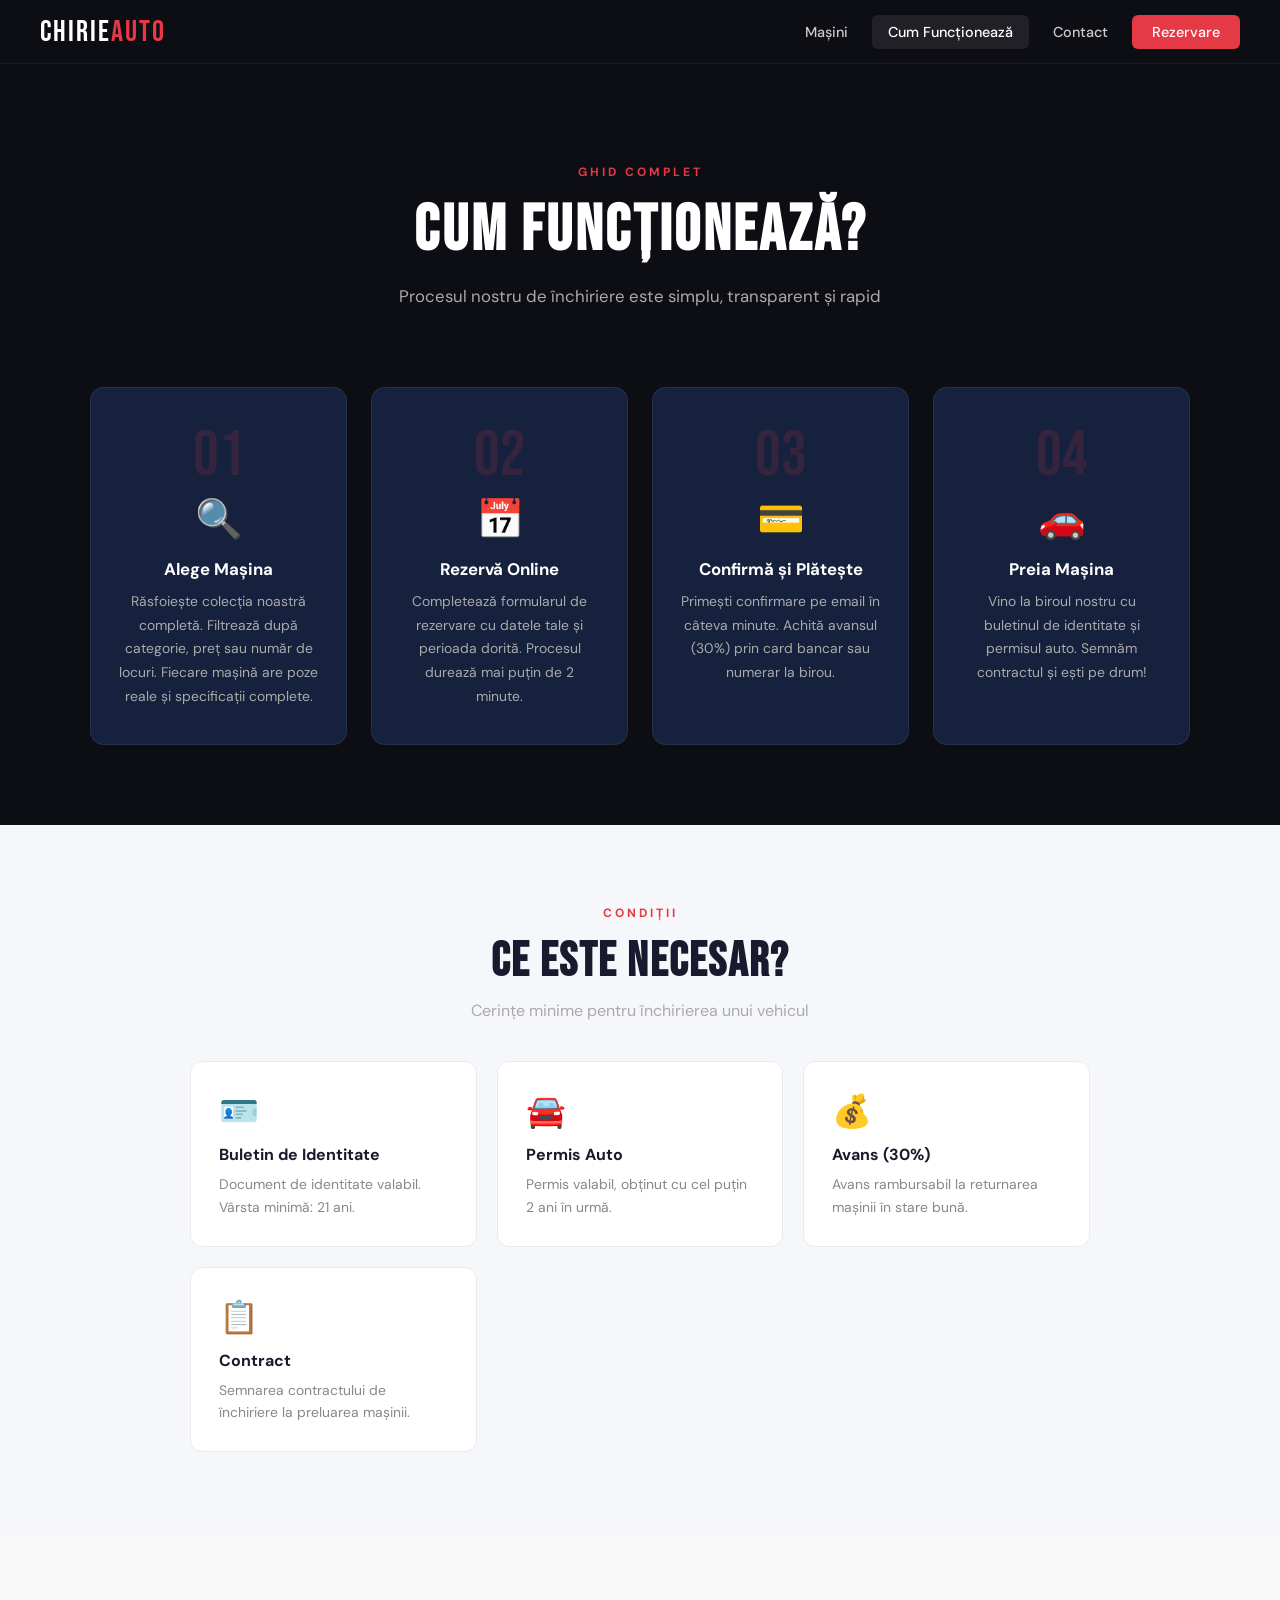
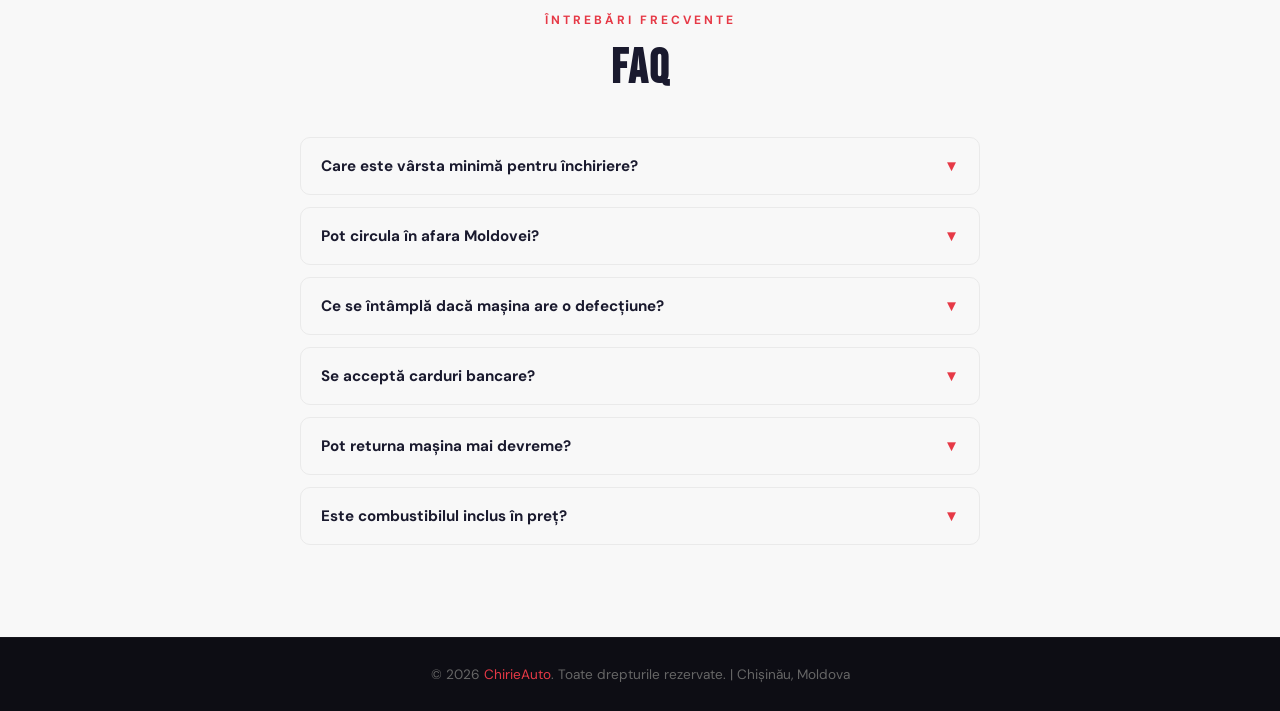
<file: Lab 3/Pagini/cum-functioneaza.html>
<!DOCTYPE html>
<html lang="ro">
<head>
  <meta charset="UTF-8" />
  <meta name="viewport" content="width=device-width, initial-scale=1.0"/>
  <title>Cum Funcționează — ChirieAuto</title>
  <link rel="stylesheet" href="../styles.css" />
  <style>
    .cum-hero {
      background: var(--dark);
      padding: 100px 60px 80px;
      text-align: center;
    }
    .cum-hero h2 {
      font-family: 'Bebas Neue', sans-serif;
      font-size: 4rem;
      color: white;
      letter-spacing: 3px;
      margin-bottom: 16px;
    }
    .cum-hero p { color: #aaa; font-size: 1.05rem; max-width: 500px; margin: 0 auto; }
    .steps-section { background: var(--dark); padding: 0 60px 80px; }
    .steps {
      display: grid;
      grid-template-columns: repeat(auto-fit, minmax(220px, 1fr));
      gap: 24px;
      max-width: 1100px;
      margin: 0 auto;
    }
    .step {
      background: #16213e;
      border: 1px solid rgba(255,255,255,0.07);
      border-radius: 14px;
      padding: 36px 28px;
      text-align: center;
      transition: transform 0.2s;
    }
    .step:hover { transform: translateY(-4px); }
    .step-num { font-family: 'Bebas Neue', sans-serif; font-size: 4rem; color: rgba(230,57,70,0.15); line-height: 1; margin-bottom: 6px; }
    .step .icon { font-size: 2.4rem; margin-bottom: 14px; }
    .step h3 { font-size: 1.05rem; font-weight: 700; color: white; margin-bottom: 10px; }
    .step p { font-size: 0.87rem; color: #aaa; line-height: 1.7; }
    .requirements-section { background: #f6f7fa; padding: 80px 60px; }
    .req-grid {
      display: grid;
      grid-template-columns: repeat(auto-fit, minmax(240px, 1fr));
      gap: 20px;
      max-width: 900px;
      margin: 0 auto;
    }
    .req-card { background: white; border-radius: 12px; padding: 28px; border: 1px solid #eaeaea; }
    .req-card .req-icon { font-size: 2rem; margin-bottom: 12px; }
    .req-card h4 { color: var(--navy); margin-bottom: 8px; font-size: 1rem; }
    .req-card p { color: #888; font-size: 0.87rem; line-height: 1.6; }
    .faq-section { padding: 80px 60px; max-width: 800px; margin: 0 auto; }
    @media (max-width: 900px) {
      .cum-hero { padding: 60px 20px 50px; }
      .cum-hero h2 { font-size: 3rem; }
      .steps-section { padding: 0 20px 60px; }
      .requirements-section { padding: 60px 20px; }
      .faq-section { padding: 60px 20px; }
    }
  </style>
</head>
<body>

<header>
  <a class="logo" href="../index.html">Chirie<span>Auto</span></a>
  <nav>
    <a href="masini.html">Mașini</a>
    <a href="cum-functioneaza.html" class="active">Cum Funcționează</a>
    <a href="contact.html">Contact</a>
    <a href="rezervare.html" class="nav-cta">Rezervare</a>
  </nav>
</header>

<div class="cum-hero">
  <div class="section-label">Ghid Complet</div>
  <h2>Cum Funcționează?</h2>
  <p>Procesul nostru de închiriere este simplu, transparent și rapid</p>
</div>

<div class="steps-section">
  <div class="steps">
    <div class="step">
      <div class="step-num">01</div>
      <div class="icon">🔍</div>
      <h3>Alege Mașina</h3>
      <p>Răsfoiește colecția noastră completă. Filtrează după categorie, preț sau număr de locuri. Fiecare mașină are poze reale și specificații complete.</p>
    </div>
    <div class="step">
      <div class="step-num">02</div>
      <div class="icon">📅</div>
      <h3>Rezervă Online</h3>
      <p>Completează formularul de rezervare cu datele tale și perioada dorită. Procesul durează mai puțin de 2 minute.</p>
    </div>
    <div class="step">
      <div class="step-num">03</div>
      <div class="icon">💳</div>
      <h3>Confirmă și Plătește</h3>
      <p>Primești confirmare pe email în câteva minute. Achită avansul (30%) prin card bancar sau numerar la birou.</p>
    </div>
    <div class="step">
      <div class="step-num">04</div>
      <div class="icon">🚗</div>
      <h3>Preia Mașina</h3>
      <p>Vino la biroul nostru cu buletinul de identitate și permisul auto. Semnăm contractul și ești pe drum!</p>
    </div>
  </div>
</div>

<div class="requirements-section">
  <div class="section-title" style="padding-top:0;">
    <div class="section-label">Condiții</div>
    <h2>Ce Este Necesar?</h2>
    <p>Cerințe minime pentru închirierea unui vehicul</p>
  </div>
  <div class="req-grid">
    <div class="req-card"><div class="req-icon">🪪</div><h4>Buletin de Identitate</h4><p>Document de identitate valabil. Vârsta minimă: 21 ani.</p></div>
    <div class="req-card"><div class="req-icon">🚘</div><h4>Permis Auto</h4><p>Permis valabil, obținut cu cel puțin 2 ani în urmă.</p></div>
    <div class="req-card"><div class="req-icon">💰</div><h4>Avans (30%)</h4><p>Avans rambursabil la returnarea mașinii în stare bună.</p></div>
    <div class="req-card"><div class="req-icon">📋</div><h4>Contract</h4><p>Semnarea contractului de închiriere la preluarea mașinii.</p></div>
  </div>
</div>

<div class="faq-section">
  <div class="section-title" style="padding-top:0;">
    <div class="section-label">Întrebări Frecvente</div>
    <h2>FAQ</h2>
  </div>
  <div id="faq-list"></div>
</div>

<footer>
  <p>&copy; 2026 <span>ChirieAuto</span>. Toate drepturile rezervate. | Chișinău, Moldova</p>
</footer>

<script>
const faqs = [
  { q: "Care este vârsta minimă pentru închiriere?", a: "Vârsta minimă este de 21 ani cu permis auto obținut cu cel puțin 2 ani în urmă. Pentru mașinile premium (BMW, Mercedes), vârsta minimă este 25 ani." },
  { q: "Pot circula în afara Moldovei?", a: "Da, cu acordul nostru prealabil și achitarea unui supplement de 100 lei/zi. Disponibil pentru România, Ucraina și Bulgaria. Contactați-ne pentru detalii." },
  { q: "Ce se întâmplă dacă mașina are o defecțiune?", a: "Suntem disponibili 24/7. Trimitem imediat asistență rutieră sau vehicul de înlocuire. Toate mașinile sunt acoperite de asigurare completă CASCO." },
  { q: "Se acceptă carduri bancare?", a: "Da, acceptăm Visa, Mastercard și American Express. Avansul poate fi achitat și în numerar la biroul nostru." },
  { q: "Pot returna mașina mai devreme?", a: "Da, suma se calculează proporțional cu zilele efectiv folosite, minus o taxă de anulare de 10% din suma totală." },
  { q: "Este combustibilul inclus în preț?", a: "Nu, combustibilul este pe cheltuiala clientului. Mașina se predă cu rezervorul plin și trebuie returnată la fel." }
];

document.getElementById('faq-list').innerHTML = faqs.map((f, i) => `
  <div class="faq-item" id="faq-${i}">
    <div class="faq-q" onclick="toggleFaq(${i})">${f.q} <span class="faq-arrow">▼</span></div>
    <div class="faq-a">${f.a}</div>
  </div>
`).join('');

function toggleFaq(i) {
  document.getElementById('faq-' + i).classList.toggle('open');
}
</script>
<script src="../site-effects.js"></script>
</body>
</html>
</file>
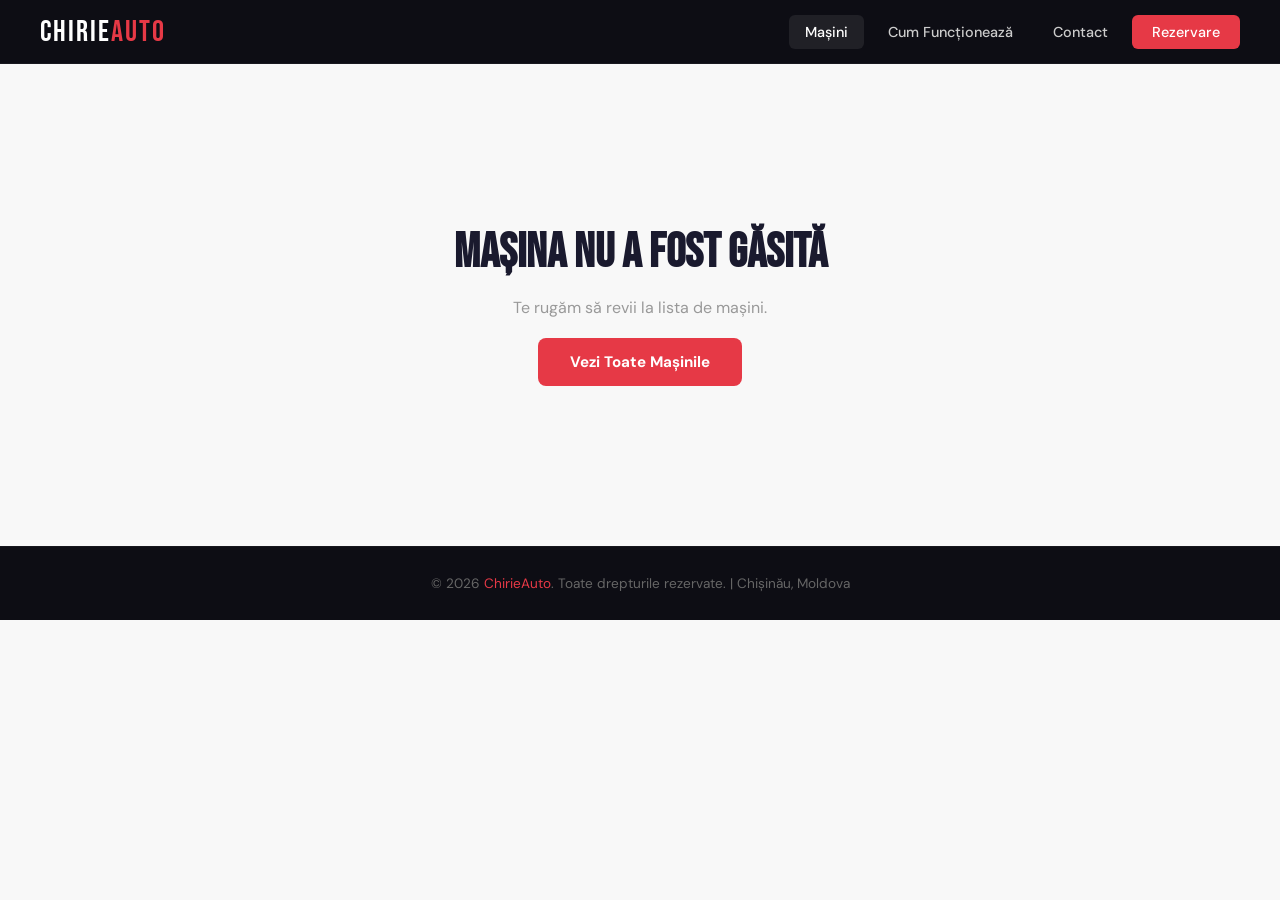
<file: Lab 3/Pagini/masina.html>
<!DOCTYPE html>
<html lang="ro">
<head>
  <meta charset="UTF-8" />
  <meta name="viewport" content="width=device-width, initial-scale=1.0"/>
  <title>Detalii Mașină — ChirieAuto</title>
  <link rel="stylesheet" href="../styles.css" />
  <style>
    .car-detail { max-width: 1100px; margin: 0 auto; padding: 60px 40px; }
    .back-btn {
      display: inline-flex;
      align-items: center;
      gap: 8px;
      background: none;
      border: 1px solid var(--border);
      color: #555;
      font-family: 'DM Sans', sans-serif;
      font-size: 0.9rem;
      padding: 8px 18px;
      border-radius: 7px;
      cursor: pointer;
      margin-bottom: 40px;
      transition: all 0.2s;
      text-decoration: none;
    }
    .back-btn:hover { border-color: var(--navy); color: var(--navy); }
    .car-detail-grid {
      display: grid;
      grid-template-columns: 1.2fr 1fr;
      gap: 50px;
      align-items: start;
    }
    .car-detail-img {
      border-radius: 16px;
      overflow: hidden;
      height: 380px;
      box-shadow: 0 20px 50px rgba(0,0,0,0.12);
    }
    .car-detail-img img { width: 100%; height: 100%; object-fit: cover; }
    .car-extras-grid {
      display: grid;
      grid-template-columns: repeat(3, 1fr);
      gap: 10px;
      margin-top: 16px;
    }
    .extra-item {
      background: #f6f7fa;
      border-radius: 8px;
      padding: 12px;
      text-align: center;
      font-size: 0.8rem;
      font-weight: 600;
      color: #555;
    }
    .car-detail-info h1 {
      font-family: 'Bebas Neue', sans-serif;
      font-size: 3rem;
      color: var(--navy);
      letter-spacing: 2px;
      margin-bottom: 6px;
    }
    .car-detail-type { color: #999; font-size: 0.95rem; margin-bottom: 24px; }
    .car-detail-price {
      font-family: 'Bebas Neue', sans-serif;
      font-size: 2.5rem;
      color: var(--red);
      letter-spacing: 1px;
      margin-bottom: 28px;
    }
    .car-detail-price small {
      font-family: 'DM Sans', sans-serif;
      font-size: 1rem;
      color: #999;
    }
    .specs-grid {
      display: grid;
      grid-template-columns: 1fr 1fr;
      gap: 12px;
      margin-bottom: 32px;
    }
    .spec-item { background: #f6f7fa; padding: 14px 16px; border-radius: 10px; }
    .spec-label { font-size: 0.75rem; color: #999; font-weight: 600; letter-spacing: 0.5px; text-transform: uppercase; margin-bottom: 4px; }
    .spec-val { font-size: 0.95rem; color: var(--navy); font-weight: 600; }
    .detail-desc { color: #666; font-size: 0.95rem; line-height: 1.8; margin-bottom: 30px; }
    .not-found { text-align: center; padding: 100px 40px; color: #999; }
    .not-found h2 { font-family: 'Bebas Neue', sans-serif; font-size: 3rem; color: var(--navy); margin-bottom: 16px; }
    @media (max-width: 900px) {
      .car-detail-grid { grid-template-columns: 1fr; }
      .car-detail { padding: 40px 20px; }
    }
  </style>
</head>
<body>

<header>
  <a class="logo" href="../index.html">Chirie<span>Auto</span></a>
  <nav>
    <a href="masini.html" class="active">Mașini</a>
    <a href="cum-functioneaza.html">Cum Funcționează</a>
    <a href="contact.html">Contact</a>
    <a href="rezervare.html" class="nav-cta">Rezervare</a>
  </nav>
</header>

<div class="car-detail" id="car-detail-content"></div>

<footer>
  <p>&copy; 2026 <span>ChirieAuto</span>. Toate drepturile rezervate. | Chișinău, Moldova</p>
</footer>

<script src="../cars.js"></script>
<script>
  const params = new URLSearchParams(window.location.search);
  const id = parseInt(params.get('id'));
  const c = cars.find(x => x.id === id);
  const content = document.getElementById('car-detail-content');

  if (!c) {
    content.innerHTML = `
      <div class="not-found">
        <h2>Mașina nu a fost găsită</h2>
        <p>Te rugăm să revii la lista de mașini.</p>
        <a class="btn-primary" href="masini.html" style="margin-top:20px;">Vezi Toate Mașinile</a>
      </div>
    `;
  } else {
    document.title = `${c.name} — ChirieAuto`;
    content.innerHTML = `
      <a class="back-btn" href="masini.html">← Înapoi la Mașini</a>
      <div class="car-detail-grid">
        <div>
          <div class="car-detail-img">
            <img src="${c.img.replace('w=600', 'w=900')}" alt="${c.name}" />
          </div>
          <div class="car-extras-grid">
            ${c.extras.map(e => `<div class="extra-item">✓ ${e}</div>`).join('')}
          </div>
        </div>
        <div class="car-detail-info">
          <div class="car-badge" style="position:static;display:inline-block;margin-bottom:12px;">${c.badge}</div>
          <h1>${c.name}</h1>
          <p class="car-detail-type">${c.type}</p>
          <div class="car-detail-price">${c.price} <small>lei / zi</small></div>
          <div class="specs-grid">
            <div class="spec-item"><div class="spec-label">Combustibil</div><div class="spec-val">${c.fuel}</div></div>
            <div class="spec-item"><div class="spec-label">Transmisie</div><div class="spec-val">${c.transmission}</div></div>
            <div class="spec-item"><div class="spec-label">Locuri</div><div class="spec-val">${c.seats} persoane</div></div>
            <div class="spec-item"><div class="spec-label">Categorie</div><div class="spec-val">${c.badge}</div></div>
          </div>
          <p class="detail-desc">${c.desc}</p>
          <a class="btn-primary" href="rezervare.html?id=${c.id}" style="width:100%;display:block;text-align:center;padding:15px;font-size:1rem;">🚗 Rezervă Această Mașină</a>
        </div>
      </div>
    `;
  }
</script>
<script src="../site-effects.js"></script>
</body>
</html>
</file>
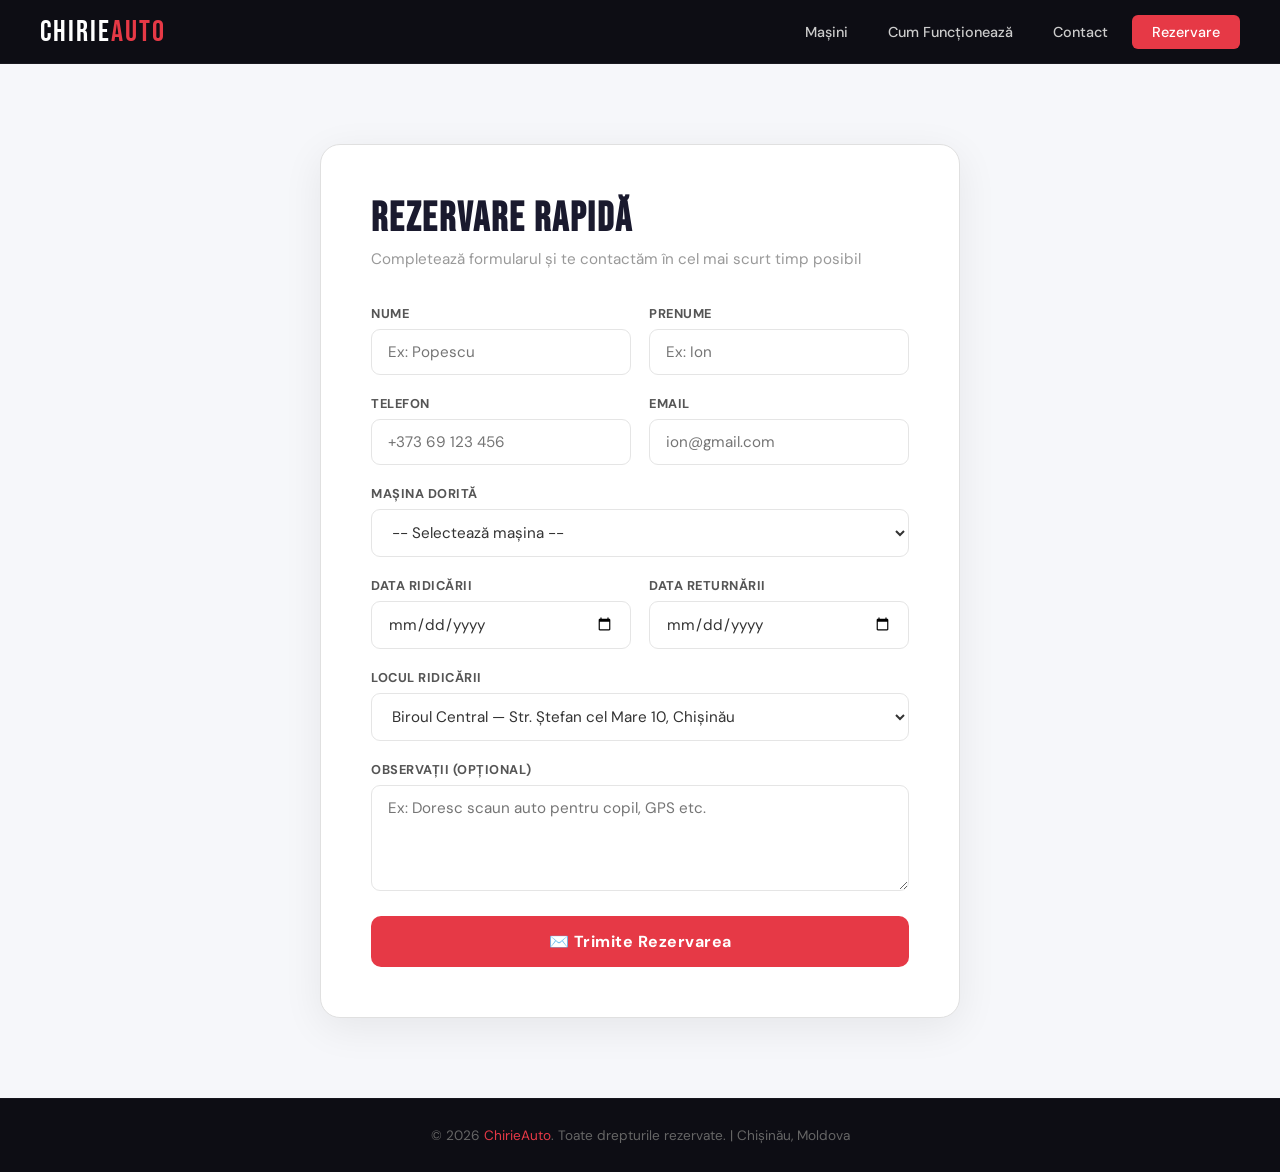
<file: Lab 3/Pagini/rezervare.html>
<!DOCTYPE html>
<html lang="ro">
<head>
  <meta charset="UTF-8" />
  <meta name="viewport" content="width=device-width, initial-scale=1.0"/>
  <title>Rezervare — ChirieAuto</title>
  <link rel="stylesheet" href="../styles.css" />
  <style>
    #page-rezervare {
      background: #f6f7fa;
      min-height: 100vh;
      padding: 80px 40px;
    }
    .rezervare-wrapper {
      max-width: 640px;
      margin: 0 auto;
      background: white;
      border-radius: 20px;
      padding: 50px;
      box-shadow: 0 10px 40px rgba(0,0,0,0.07);
      border: 1px solid var(--border);
    }
    .rezervare-wrapper h2 {
      font-family: 'Bebas Neue', sans-serif;
      font-size: 2.5rem;
      color: var(--navy);
      letter-spacing: 2px;
      margin-bottom: 6px;
    }
    .rezervare-wrapper > p { color: #999; margin-bottom: 36px; font-size: 0.95rem; }
    .total-box {
      background: #f6f7fa;
      border-radius: 10px;
      padding: 18px 20px;
      margin: 24px 0;
      display: flex;
      justify-content: space-between;
      align-items: center;
      border: 1px solid #eaeaea;
    }
    .total-box span { font-size: 0.9rem; color: #777; }
    .total-box strong {
      font-family: 'Bebas Neue', sans-serif;
      font-size: 1.8rem;
      color: var(--red);
      letter-spacing: 1px;
    }
    @media (max-width: 700px) {
      #page-rezervare { padding: 40px 16px; }
      .rezervare-wrapper { padding: 30px 20px; }
    }
  </style>
</head>
<body>

<header>
  <a class="logo" href="../index.html">Chirie<span>Auto</span></a>
  <nav>
    <a href="masini.html">Mașini</a>
    <a href="cum-functioneaza.html">Cum Funcționează</a>
    <a href="contact.html">Contact</a>
    <a href="rezervare.html" class="nav-cta active">Rezervare</a>
  </nav>
</header>

<div id="page-rezervare">
  <div class="rezervare-wrapper">
    <h2>Rezervare Rapidă</h2>
    <p>Completează formularul și te contactăm în cel mai scurt timp posibil</p>

    <div id="rezervare-errors" class="form-errors" role="alert"></div>

    <form id="form-rezervare" action="#" method="post" novalidate>
      <div class="form-row">
        <div class="form-group">
          <label for="rez-nume">Nume</label>
          <input type="text" id="rez-nume" name="nume" required autocomplete="family-name" placeholder="Ex: Popescu" />
        </div>
        <div class="form-group">
          <label for="rez-prenume">Prenume</label>
          <input type="text" id="rez-prenume" name="prenume" required autocomplete="given-name" placeholder="Ex: Ion" />
        </div>
      </div>
      <div class="form-row">
        <div class="form-group">
          <label for="rez-telefon">Telefon</label>
          <input type="tel" id="rez-telefon" name="telefon" required autocomplete="tel" placeholder="+373 69 123 456" />
        </div>
        <div class="form-group">
          <label for="rez-email">Email</label>
          <input type="email" id="rez-email" name="email" required autocomplete="email" placeholder="ion@gmail.com" />
        </div>
      </div>

      <div class="form-group">
        <label for="rez-masina">Mașina Dorită</label>
        <select id="rez-masina" name="masina" required>
          <option value="">-- Se încarcă lista --</option>
        </select>
      </div>

      <div class="form-row">
        <div class="form-group">
          <label for="rez-start">Data Ridicării</label>
          <input type="date" id="rez-start" name="data_start" required />
        </div>
        <div class="form-group">
          <label for="rez-end">Data Returnării</label>
          <input type="date" id="rez-end" name="data_end" required />
        </div>
      </div>

      <div class="form-group">
        <label for="rez-loc">Locul Ridicării</label>
        <select id="rez-loc" name="loc_ridicare">
          <option value="central" data-extra="0">Biroul Central — Str. Ștefan cel Mare 10, Chișinău</option>
          <option value="aeroport" data-extra="0">Aeroport Chișinău</option>
          <option value="gara" data-extra="0">Gara Feroviară</option>
          <option value="livrare" data-extra="200">Livrare la adresă (+200 lei)</option>
        </select>
      </div>

      <div class="form-group">
        <label for="rez-obs">Observații (opțional)</label>
        <textarea id="rez-obs" name="observatii" rows="4" placeholder="Ex: Doresc scaun auto pentru copil, GPS etc."></textarea>
      </div>

      <div class="total-box" id="total-box" style="display:none;">
        <span>Total estimat:</span>
        <strong id="total-val">0 lei</strong>
      </div>

      <button type="submit" class="submit-btn">✉️ Trimite Rezervarea</button>
    </form>
  </div>
</div>

<div class="success-overlay" id="success-overlay" role="dialog" aria-modal="true" aria-labelledby="success-title">
  <div class="success-box">
    <div class="checkmark">✅</div>
    <h3 id="success-title">Rezervare Trimisă!</h3>
    <div id="success-detail" style="text-align:left;color:#555;font-size:0.92rem;line-height:1.75;margin-bottom:24px;"></div>
    <p style="color:#777;font-size:0.9rem;margin-bottom:20px;">Îți mulțumim! Cererea ta a fost primită cu succes.</p>
    <a class="btn-primary" href="../index.html">Înapoi Acasă</a>
  </div>
</div>

<footer>
  <p>&copy; 2026 <span>ChirieAuto</span>. Toate drepturile rezervate. | Chișinău, Moldova</p>
</footer>

<script src="../cars.js"></script>
<script src="../rezervare-form.js"></script>
<script src="../site-effects.js"></script>
</body>
</html>
</file>
<file: Lab 3/styles.css>
@import url('https://fonts.googleapis.com/css2?family=Bebas+Neue&family=DM+Sans:wght@300;400;500;700&display=swap');

:root {
  --red: #e63946;
  --dark: #0d0d14;
  --navy: #1a1a2e;
  --blue: #16213e;
  --mid: #0f3460;
  --white: #f8f8f8;
  --gray: #aaa;
  --card-bg: #ffffff;
  --border: #e0e0e0;
}

* { margin: 0; padding: 0; box-sizing: border-box; }

body {
  font-family: 'DM Sans', sans-serif;
  background: var(--white);
  color: #222;
  overflow-x: hidden;
}

/* ── HEADER ── */
header {
  background: var(--dark);
  padding: 0 40px;
  height: 64px;
  display: flex;
  justify-content: space-between;
  align-items: center;
  position: sticky;
  top: 0;
  z-index: 100;
  border-bottom: 1px solid rgba(255,255,255,0.05);
}

.logo {
  font-family: 'Bebas Neue', sans-serif;
  font-size: 1.9rem;
  color: white;
  letter-spacing: 2px;
  cursor: pointer;
  text-decoration: none;
}
.logo span { color: var(--red); }

nav { display: flex; gap: 8px; align-items: center; }

nav a {
  background: none;
  border: none;
  color: #ccc;
  font-family: 'DM Sans', sans-serif;
  font-size: 0.9rem;
  font-weight: 500;
  cursor: pointer;
  padding: 8px 16px;
  border-radius: 6px;
  transition: all 0.2s;
  text-decoration: none;
  display: inline-block;
}
nav a:hover, nav a.active { color: white; background: rgba(255,255,255,0.08); }

.nav-cta {
  background: var(--red) !important;
  color: white !important;
  padding: 8px 20px !important;
  border-radius: 6px !important;
}
.nav-cta:hover { background: #c1121f !important; }

/* ── BUTTONS ── */
.btn-primary {
  background: var(--red);
  color: white;
  padding: 14px 32px;
  border-radius: 8px;
  font-size: 0.95rem;
  font-weight: 700;
  border: none;
  cursor: pointer;
  transition: all 0.2s;
  font-family: 'DM Sans', sans-serif;
  text-decoration: none;
  display: inline-block;
}
.btn-primary:hover { background: #c1121f; transform: translateY(-1px); }

.btn-outline {
  background: transparent;
  color: white;
  padding: 14px 32px;
  border-radius: 8px;
  font-size: 0.95rem;
  font-weight: 700;
  border: 1px solid rgba(255,255,255,0.25);
  cursor: pointer;
  transition: all 0.2s;
  font-family: 'DM Sans', sans-serif;
  text-decoration: none;
  display: inline-block;
}
.btn-outline:hover { border-color: white; background: rgba(255,255,255,0.06); }

.btn-reserve {
  background: var(--red);
  color: white;
  border: none;
  padding: 9px 20px;
  border-radius: 7px;
  font-size: 0.85rem;
  font-weight: 700;
  cursor: pointer;
  transition: all 0.2s;
  font-family: 'DM Sans', sans-serif;
  text-decoration: none;
}
.btn-reserve:hover { background: #c1121f; }

/* ── SECTION TITLE ── */
.section-title {
  text-align: center;
  padding: 70px 20px 40px;
}

.section-label {
  font-size: 0.75rem;
  font-weight: 700;
  letter-spacing: 3px;
  text-transform: uppercase;
  color: var(--red);
  margin-bottom: 12px;
}

.section-title h2 {
  font-family: 'Bebas Neue', sans-serif;
  font-size: 3rem;
  color: var(--navy);
  letter-spacing: 2px;
}

.section-title p { color: var(--gray); margin-top: 10px; font-size: 1rem; }

/* ── CARS GRID ── */
.cars-grid {
  display: grid;
  grid-template-columns: repeat(auto-fill, minmax(300px, 1fr));
  gap: 28px;
  padding: 0 60px 80px;
  max-width: 1300px;
  margin: 0 auto;
}

.car-card {
  background: white;
  border-radius: 14px;
  overflow: hidden;
  border: 1px solid var(--border);
  transition: all 0.3s;
  cursor: pointer;
  text-decoration: none;
  display: block;
  color: inherit;
}
.car-card:hover {
  transform: translateY(-4px);
  box-shadow: 0 20px 40px rgba(0,0,0,0.12);
  border-color: transparent;
}

.car-photo {
  height: 190px;
  overflow: hidden;
  position: relative;
}

.car-photo img {
  width: 100%;
  height: 100%;
  object-fit: cover;
  transition: transform 0.4s;
}
.car-card:hover .car-photo img { transform: scale(1.05); }

.car-badge {
  position: absolute;
  top: 12px;
  left: 12px;
  background: rgba(0,0,0,0.65);
  color: white;
  font-size: 0.72rem;
  font-weight: 700;
  letter-spacing: 1px;
  text-transform: uppercase;
  padding: 5px 12px;
  border-radius: 20px;
  backdrop-filter: blur(4px);
}

.car-body { padding: 20px; }

.car-body h3 {
  font-size: 1.15rem;
  font-weight: 700;
  color: var(--navy);
  margin-bottom: 4px;
}

.car-tip { font-size: 0.8rem; color: #999; margin-bottom: 14px; }

.car-specs {
  display: flex;
  gap: 8px;
  flex-wrap: wrap;
  margin-bottom: 18px;
}

.car-specs span {
  background: #f2f3f6;
  padding: 5px 12px;
  border-radius: 20px;
  font-size: 0.76rem;
  color: #555;
  font-weight: 500;
}

.car-footer {
  display: flex;
  justify-content: space-between;
  align-items: center;
  padding-top: 16px;
  border-top: 1px solid #f0f0f0;
}

.car-price {
  font-family: 'Bebas Neue', sans-serif;
  font-size: 1.6rem;
  color: var(--navy);
  letter-spacing: 1px;
}
.car-price small {
  font-family: 'DM Sans', sans-serif;
  font-size: 0.75rem;
  color: #999;
  font-weight: 400;
}

/* ── FORMS ── */
.form-row { display: grid; grid-template-columns: 1fr 1fr; gap: 18px; }

.form-group { margin-bottom: 20px; }

.form-group label {
  display: block;
  font-size: 0.8rem;
  font-weight: 700;
  color: #555;
  margin-bottom: 7px;
  text-transform: uppercase;
  letter-spacing: 0.5px;
}

.form-group input,
.form-group select,
.form-group textarea {
  width: 100%;
  padding: 12px 16px;
  border: 1.5px solid #e5e5e5;
  border-radius: 9px;
  font-size: 0.95rem;
  font-family: 'DM Sans', sans-serif;
  background: white;
  color: #333;
  transition: border-color 0.2s;
}
.form-group input:focus,
.form-group select:focus,
.form-group textarea:focus {
  outline: none;
  border-color: var(--red);
  box-shadow: 0 0 0 3px rgba(230,57,70,0.08);
}

.form-group textarea { resize: vertical; min-height: 90px; }

.submit-btn {
  width: 100%;
  background: var(--red);
  color: white;
  border: none;
  padding: 15px;
  border-radius: 10px;
  font-size: 1rem;
  font-weight: 700;
  cursor: pointer;
  transition: all 0.2s;
  font-family: 'DM Sans', sans-serif;
  letter-spacing: 0.5px;
}
.submit-btn:hover { background: #c1121f; transform: translateY(-1px); }

/* ── FILTER BUTTONS ── */
.filter-btn {
  background: white;
  border: 1.5px solid #ddd;
  color: #555;
  padding: 7px 18px;
  border-radius: 20px;
  font-size: 0.83rem;
  font-weight: 600;
  cursor: pointer;
  transition: all 0.2s;
  font-family: 'DM Sans', sans-serif;
}
.filter-btn:hover { border-color: var(--red); color: var(--red); }
.filter-btn.active { background: var(--red); border-color: var(--red); color: white; }

/* ── FAQ ── */
.faq-item {
  border: 1px solid #eaeaea;
  border-radius: 10px;
  margin-bottom: 12px;
  overflow: hidden;
}
.faq-q {
  padding: 18px 20px;
  font-weight: 700;
  color: var(--navy);
  cursor: pointer;
  display: flex;
  justify-content: space-between;
  align-items: center;
  font-size: 0.95rem;
}
.faq-q:hover { background: #f9f9f9; }
.faq-a {
  display: none;
  padding: 0 20px 18px;
  color: #777;
  font-size: 0.9rem;
  line-height: 1.8;
}
.faq-item.open .faq-a { display: block; }
.faq-item.open .faq-arrow { transform: rotate(180deg); }
.faq-arrow { transition: transform 0.2s; color: var(--red); }

/* ── SUCCESS OVERLAY ── */
.success-overlay {
  display: none;
  position: fixed;
  inset: 0;
  background: rgba(0,0,0,0.6);
  z-index: 999;
  align-items: center;
  justify-content: center;
}
.success-overlay.show { display: flex; }

.success-box {
  background: white;
  border-radius: 20px;
  padding: 50px 60px;
  text-align: center;
  max-width: 440px;
  animation: popIn 0.3s ease;
}

@keyframes popIn {
  from { transform: scale(0.85); opacity: 0; }
  to { transform: scale(1); opacity: 1; }
}

.success-box .checkmark { font-size: 4rem; margin-bottom: 16px; }
.success-box h3 {
  font-family: 'Bebas Neue', sans-serif;
  font-size: 2rem;
  color: var(--navy);
  letter-spacing: 2px;
  margin-bottom: 10px;
}
.success-box p { color: #777; font-size: 0.95rem; line-height: 1.7; margin-bottom: 28px; }

/* ── FOOTER ── */
footer {
  background: var(--dark);
  color: #666;
  text-align: center;
  padding: 28px 40px;
  font-size: 0.85rem;
  border-top: 1px solid rgba(255,255,255,0.04);
}
footer span { color: var(--red); }

/* ── RESPONSIVE ── */
@media (max-width: 900px) {
  .cars-grid { padding: 0 20px 60px; }
  header { padding: 0 20px; }
  .form-row { grid-template-columns: 1fr; }
}

/* ── Lab 3: efecte vizuale (JS) ── */
header.header-scrolled {
  box-shadow: 0 10px 30px rgba(0, 0, 0, 0.35);
}

.fx-reveal {
  opacity: 0;
  transform: translateY(18px);
  transition: opacity 0.55s ease, transform 0.55s ease;
}
.fx-reveal.is-visible {
  opacity: 1;
  transform: none;
}

@keyframes logoPulse {
  0% { transform: scale(1); }
  40% { transform: scale(1.06); }
  100% { transform: scale(1); }
}
.logo.logo-pulse {
  animation: logoPulse 0.45s ease;
}

.form-errors {
  display: none;
  background: #fde8ea;
  border: 1px solid #f5b5bc;
  color: #9b1c29;
  border-radius: 10px;
  padding: 14px 16px;
  margin-bottom: 20px;
  font-size: 0.88rem;
  line-height: 1.5;
}
.form-errors ul {
  margin: 8px 0 0 18px;
  padding: 0;
}
.form-errors strong {
  display: block;
  margin-bottom: 4px;
}
</file>
